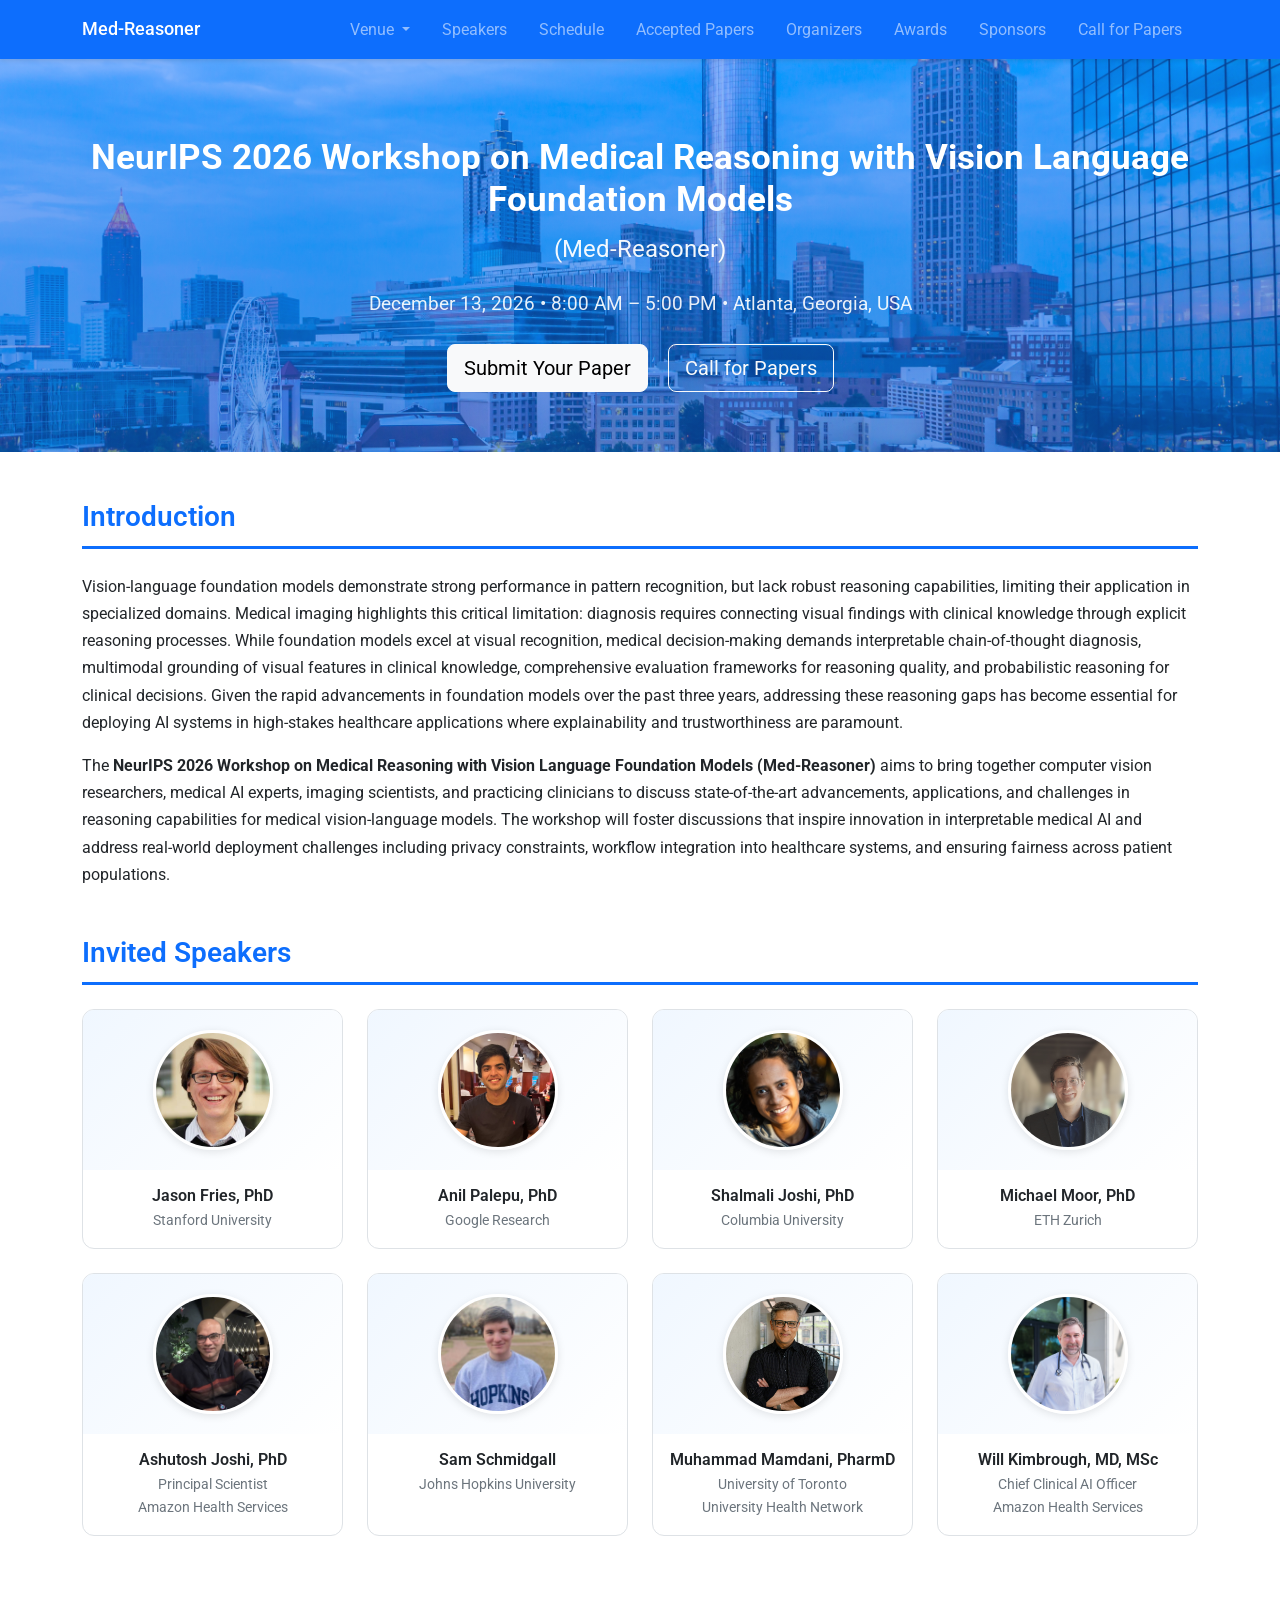
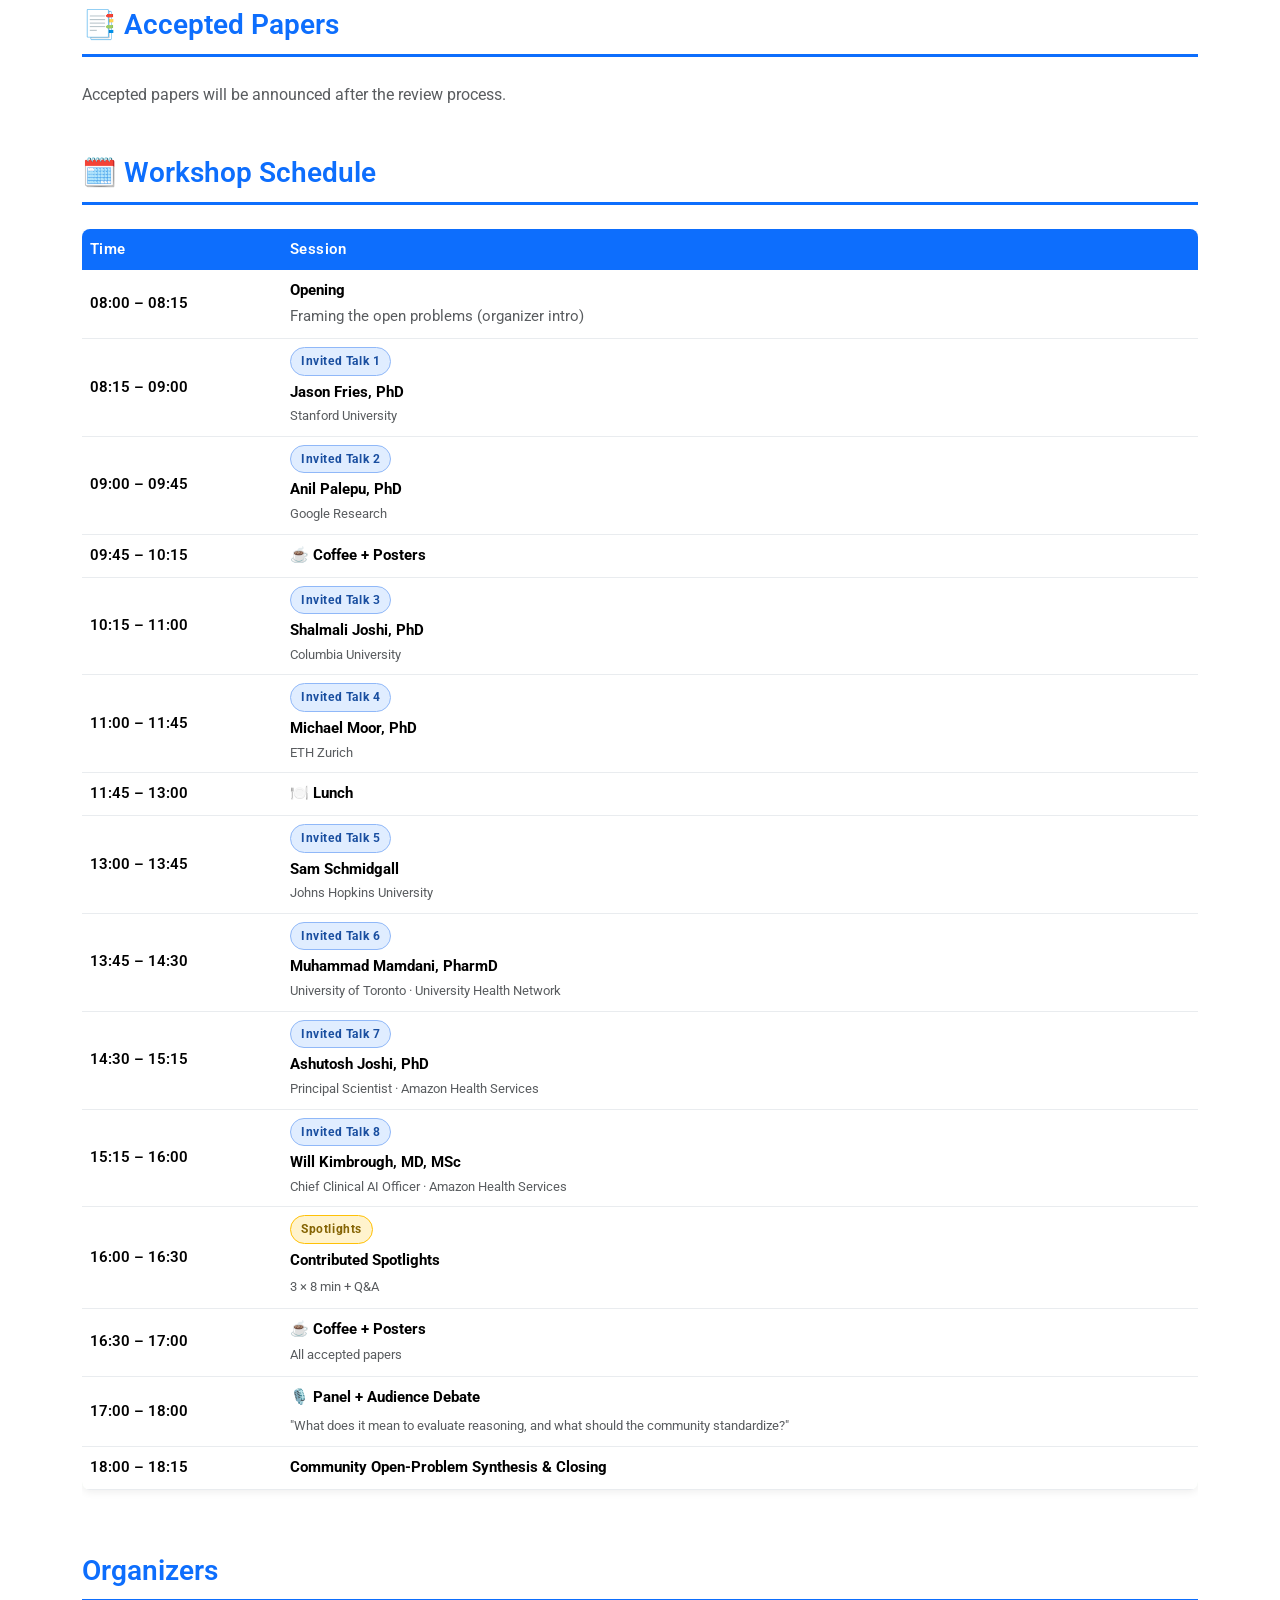
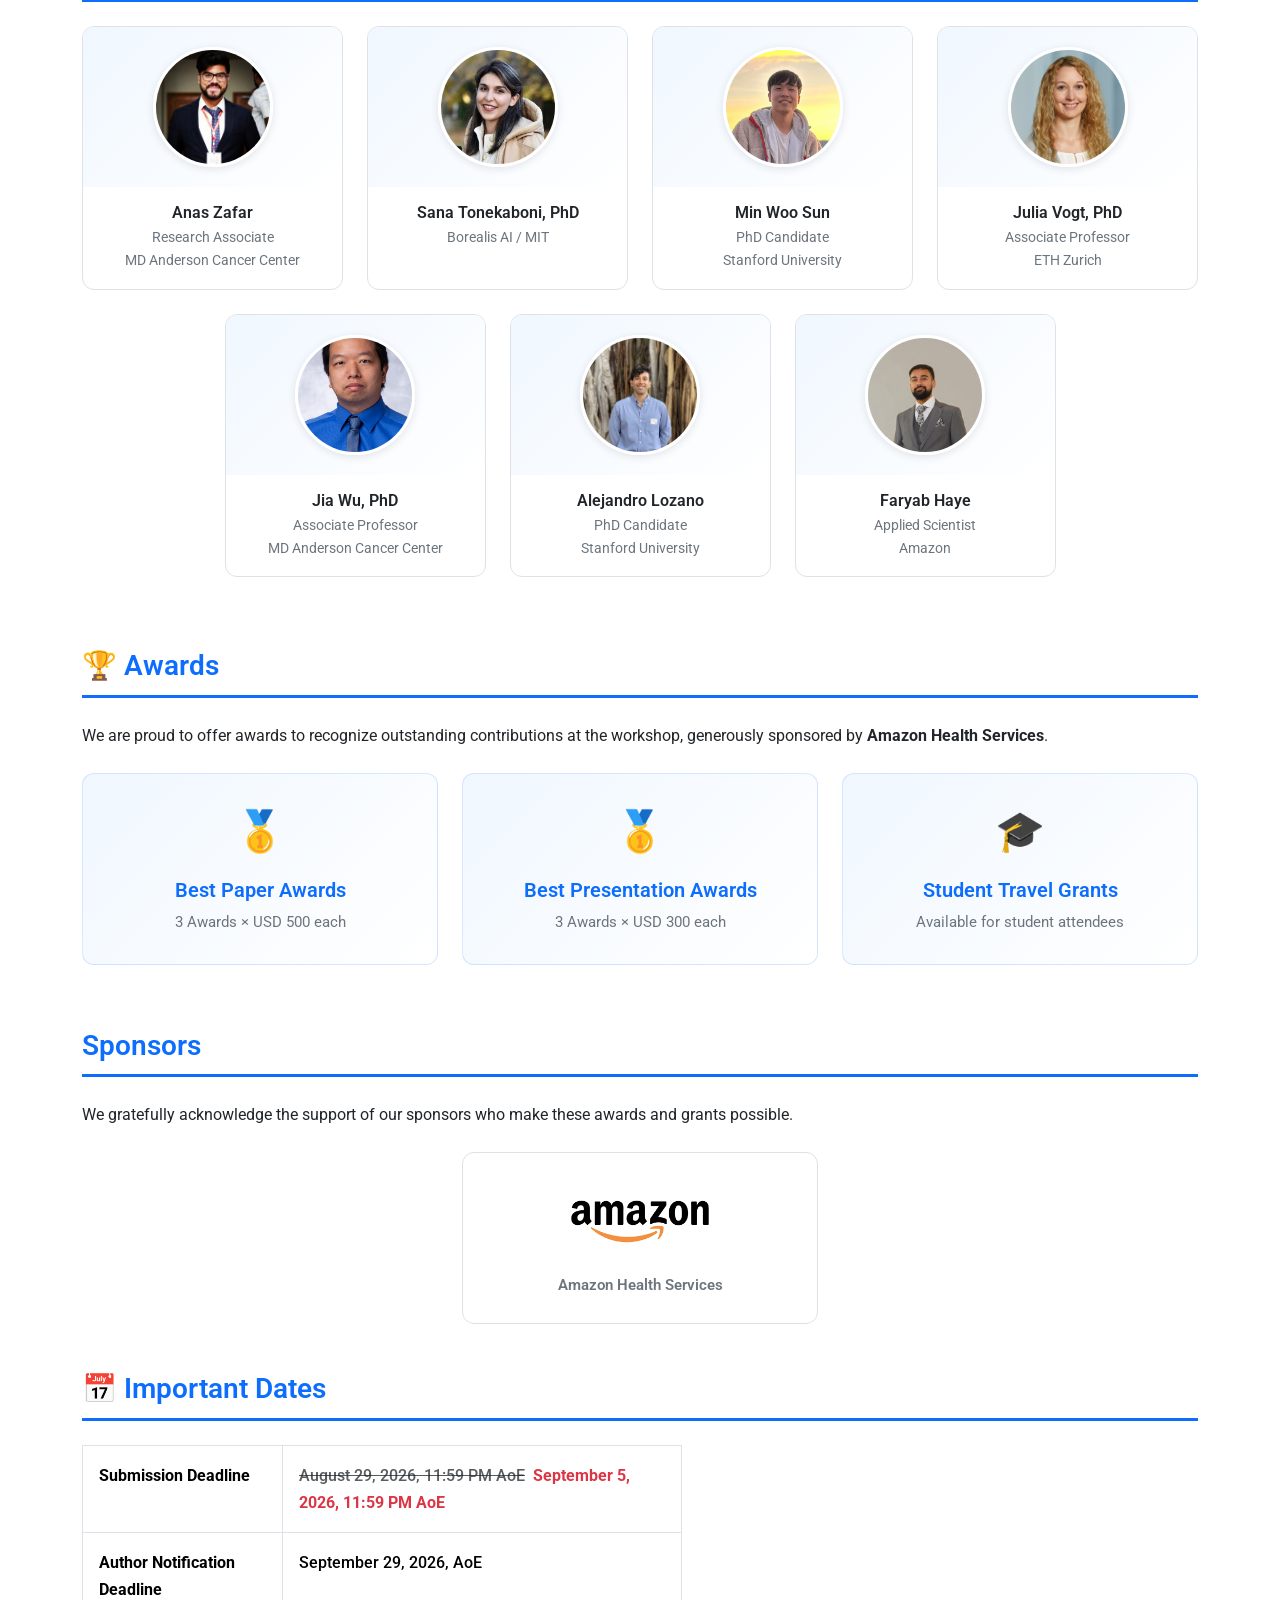
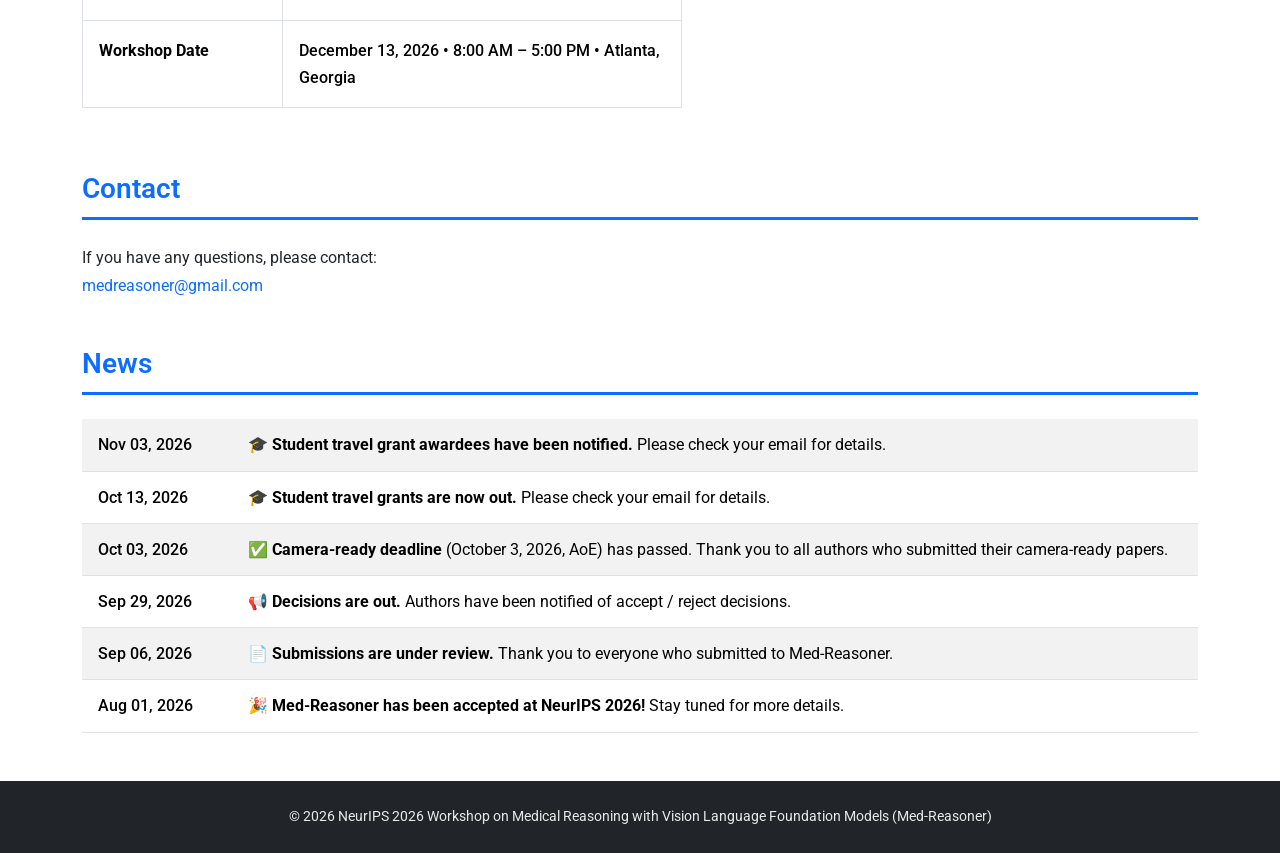
<file: index.html>
<!DOCTYPE html>
<html lang="en">
<head>
    <meta charset="UTF-8">
    <meta name="viewport" content="width=device-width, initial-scale=1.0">
    <link rel="icon" type="image/svg+xml" href="favicon.svg">
    <title>NeurIPS 2026 Workshop on Medical Reasoning with Vision Language Foundation Models (Med-Reasoner)</title>
    <link href="https://cdn.jsdelivr.net/npm/bootstrap@5.3.2/dist/css/bootstrap.min.css" rel="stylesheet">
    <link href="https://fonts.googleapis.com/css2?family=Roboto:wght@300;400;500;700&display=swap" rel="stylesheet">
    <link rel="stylesheet" href="assets/css/style.css">
</head>
<body>
    <!-- Navigation -->
    <nav class="navbar navbar-expand-lg navbar-dark bg-primary fixed-top">
        <div class="container">
            <a class="navbar-brand" href="index.html">Med-Reasoner</a>
            <button class="navbar-toggler" type="button" data-bs-toggle="collapse" data-bs-target="#navbarNav">
                <span class="navbar-toggler-icon"></span>
            </button>
            <div class="collapse navbar-collapse" id="navbarNav">
                <ul class="navbar-nav ms-auto">
                    <li class="nav-item dropdown">
                        <a class="nav-link dropdown-toggle active" href="#" role="button" data-bs-toggle="dropdown">
                            Venue
                        </a>
                        <ul class="dropdown-menu dropdown-menu-end">
                            <li><a class="dropdown-item" href="https://med-reasoner.github.io/cvpr2026/">CVPR 2026</a></li>
                            <li><a class="dropdown-item active" href="https://med-reasoner.github.io/neurips2026/">NeurIPS 2026</a></li>
                        </ul>
                    </li>
                    <li class="nav-item">
                        <a class="nav-link" href="#speakers">Speakers</a>
                    </li>
                    <li class="nav-item">
                        <a class="nav-link" href="#schedule">Schedule</a>
                    </li>
                    <li class="nav-item">
                        <a class="nav-link" href="#papers">Accepted Papers</a>
                    </li>
                    <li class="nav-item">
                        <a class="nav-link" href="#organizers">Organizers</a>
                    </li>
                    <li class="nav-item">
                        <a class="nav-link" href="#awards">Awards</a>
                    </li>
                    <li class="nav-item">
                        <a class="nav-link" href="#sponsors">Sponsors</a>
                    </li>
                    <li class="nav-item">
                        <a class="nav-link" href="call_for_paper.html">Call for Papers</a>
                    </li>
                </ul>
            </div>
        </div>
    </nav>

    <!-- Hero Section -->
    <header class="hero-section">
        <div class="container">
            <h1 class="display-4">NeurIPS 2026 Workshop on Medical Reasoning with Vision Language Foundation Models</h1>
            <h2 class="lead">(Med-Reasoner)</h2>
            <p class="hero-date">December 13, 2026 &bull; 8:00 AM &ndash; 5:00 PM &bull; Atlanta, Georgia, USA</p>
            <div class="mt-4">
                <a href="https://openreview.net/group?id=NeurIPS.cc/2026/Workshop/Med-Reasoner" target="_blank" class="btn btn-light btn-lg me-3">Submit Your Paper</a>
                <a href="call_for_paper.html" class="btn btn-outline-light btn-lg">Call for Papers</a>
            </div>
        </div>
    </header>

    <!-- Main Content -->
    <main class="container my-5">
        <!-- Introduction -->
        <section id="introduction" class="mb-5">
            <h2 class="section-title">Introduction</h2>
            <p>
                Vision-language foundation models demonstrate strong performance in pattern recognition, but lack robust reasoning capabilities, limiting their application in specialized domains. Medical imaging highlights this critical limitation: diagnosis requires connecting visual findings with clinical knowledge through explicit reasoning processes. While foundation models excel at visual recognition, medical decision-making demands interpretable chain-of-thought diagnosis, multimodal grounding of visual features in clinical knowledge, comprehensive evaluation frameworks for reasoning quality, and probabilistic reasoning for clinical decisions. Given the rapid advancements in foundation models over the past three years, addressing these reasoning gaps has become essential for deploying AI systems in high-stakes healthcare applications where explainability and trustworthiness are paramount.
            </p>
            <p>
                The <strong>NeurIPS 2026 Workshop on Medical Reasoning with Vision Language Foundation Models (Med-Reasoner)</strong> aims to bring together computer vision researchers, medical AI experts, imaging scientists, and practicing clinicians to discuss state-of-the-art advancements, applications, and challenges in reasoning capabilities for medical vision-language models. The workshop will foster discussions that inspire innovation in interpretable medical AI and address real-world deployment challenges including privacy constraints, workflow integration into healthcare systems, and ensuring fairness across patient populations.
            </p>
        </section>

        <!-- Invited Speakers -->
        <section id="speakers" class="mb-5">
            <h2 class="section-title">Invited Speakers</h2>
            <div class="row justify-content-center">
                <div class="col-lg-3 col-md-4 col-sm-6 mb-4">
                    <div class="card person-card h-100">
                        <div class="card-img-container">
                            <img src="Speakers/JasonFries.jpg" class="card-img-top" alt="Jason Fries">
                        </div>
                        <div class="card-body text-center">
                            <h5 class="card-title">Jason Fries, PhD</h5>
                            <p class="card-text">Stanford University</p>
                        </div>
                    </div>
                </div>
                <div class="col-lg-3 col-md-4 col-sm-6 mb-4">
                    <div class="card person-card h-100">
                        <div class="card-img-container">
                            <img src="Speakers/Anil_Palepu.jpg" class="card-img-top" alt="Anil Palepu">
                        </div>
                        <div class="card-body text-center">
                            <h5 class="card-title">Anil Palepu, PhD</h5>
                            <p class="card-text">Google Research</p>
                        </div>
                    </div>
                </div>
                <div class="col-lg-3 col-md-4 col-sm-6 mb-4">
                    <div class="card person-card h-100">
                        <div class="card-img-container">
                            <img src="Speakers/shalmali_headshot.jpg" class="card-img-top" alt="Shalmali Joshi">
                        </div>
                        <div class="card-body text-center">
                            <h5 class="card-title">Shalmali Joshi, PhD</h5>
                            <p class="card-text">Columbia University</p>
                        </div>
                    </div>
                </div>
                <div class="col-lg-3 col-md-4 col-sm-6 mb-4">
                    <div class="card person-card h-100">
                        <div class="card-img-container">
                            <img src="Speakers/MichealMoor.jpg" class="card-img-top" alt="Michael Moor">
                        </div>
                        <div class="card-body text-center">
                            <h5 class="card-title">Michael Moor, PhD</h5>
                            <p class="card-text">ETH Zurich</p>
                        </div>
                    </div>
                </div>
                <div class="col-lg-3 col-md-4 col-sm-6 mb-4">
                    <div class="card person-card h-100">
                        <div class="card-img-container">
                            <img src="Speakers/Ashutosh_Joshi.jpg" class="card-img-top" alt="Ashutosh Joshi">
                        </div>
                        <div class="card-body text-center">
                            <h5 class="card-title">Ashutosh Joshi, PhD</h5>
                            <p class="card-text">Principal Scientist<br>Amazon Health Services</p>
                        </div>
                    </div>
                </div>
                <div class="col-lg-3 col-md-4 col-sm-6 mb-4">
                    <div class="card person-card h-100">
                        <div class="card-img-container">
                            <img src="Speakers/samjpg.jpeg" class="card-img-top" alt="Sam Schmidgall">
                        </div>
                        <div class="card-body text-center">
                            <h5 class="card-title">Sam Schmidgall</h5>
                            <p class="card-text">Johns Hopkins University</p>
                        </div>
                    </div>
                </div>
                <div class="col-lg-3 col-md-4 col-sm-6 mb-4">
                    <div class="card person-card h-100">
                        <div class="card-img-container">
                            <img src="Speakers/muhammad_mamdani_2026.jpg" class="card-img-top" alt="Muhammad Mamdani">
                        </div>
                        <div class="card-body text-center">
                            <h5 class="card-title">Muhammad Mamdani, PharmD</h5>
                            <p class="card-text">University of Toronto<br>University Health Network</p>
                        </div>
                    </div>
                </div>
                <div class="col-lg-3 col-md-4 col-sm-6 mb-4">
                    <div class="card person-card h-100">
                        <div class="card-img-container">
                            <img src="Speakers/Will_Kimbrough.jpg" class="card-img-top" alt="Will Kimbrough">
                        </div>
                        <div class="card-body text-center">
                            <h5 class="card-title">Will Kimbrough, MD, MSc</h5>
                            <p class="card-text">Chief Clinical AI Officer<br>Amazon Health Services</p>
                        </div>
                    </div>
                </div>
            </div>
        </section>

        <!-- Accepted Papers -->
        <section id="papers" class="mb-5">
            <h2 class="section-title">&#128209; Accepted Papers</h2>
            <p class="text-muted">Accepted papers will be announced after the review process.</p>
        </section>

        <!-- Schedule -->
        <section id="schedule" class="mb-5">
            <h2 class="section-title">&#128467;&#65039; Workshop Schedule</h2>
            <div class="table-responsive">
                <table class="table schedule-table">
                    <thead>
                        <tr>
                            <th class="schedule-time-col">Time</th>
                            <th>Session</th>
                        </tr>
                    </thead>
                    <tbody>
                        <tr class="schedule-opening">
                            <td class="schedule-time">08:00 &ndash; 08:15</td>
                            <td><strong>Opening</strong><br><span class="text-muted">Framing the open problems (organizer intro)</span></td>
                        </tr>
                        <tr class="schedule-talk">
                            <td class="schedule-time">08:15 &ndash; 09:00</td>
                            <td>
                                <span class="badge-invited">Invited Talk 1</span>
                                <div class="mt-1"><strong>Jason Fries, PhD</strong></div>
                                <div class="text-muted small">Stanford University</div>
                            </td>
                        </tr>
                        <tr class="schedule-talk">
                            <td class="schedule-time">09:00 &ndash; 09:45</td>
                            <td>
                                <span class="badge-invited">Invited Talk 2</span>
                                <div class="mt-1"><strong>Anil Palepu, PhD</strong></div>
                                <div class="text-muted small">Google Research</div>
                            </td>
                        </tr>
                        <tr class="schedule-break">
                            <td class="schedule-time">09:45 &ndash; 10:15</td>
                            <td>&#9749; <strong>Coffee + Posters</strong></td>
                        </tr>
                        <tr class="schedule-talk">
                            <td class="schedule-time">10:15 &ndash; 11:00</td>
                            <td>
                                <span class="badge-invited">Invited Talk 3</span>
                                <div class="mt-1"><strong>Shalmali Joshi, PhD</strong></div>
                                <div class="text-muted small">Columbia University</div>
                            </td>
                        </tr>
                        <tr class="schedule-talk">
                            <td class="schedule-time">11:00 &ndash; 11:45</td>
                            <td>
                                <span class="badge-invited">Invited Talk 4</span>
                                <div class="mt-1"><strong>Michael Moor, PhD</strong></div>
                                <div class="text-muted small">ETH Zurich</div>
                            </td>
                        </tr>
                        <tr class="schedule-break">
                            <td class="schedule-time">11:45 &ndash; 13:00</td>
                            <td>&#127869;&#65039; <strong>Lunch</strong></td>
                        </tr>
                        <tr class="schedule-talk">
                            <td class="schedule-time">13:00 &ndash; 13:45</td>
                            <td>
                                <span class="badge-invited">Invited Talk 5</span>
                                <div class="mt-1"><strong>Sam Schmidgall</strong></div>
                                <div class="text-muted small">Johns Hopkins University</div>
                            </td>
                        </tr>
                        <tr class="schedule-talk">
                            <td class="schedule-time">13:45 &ndash; 14:30</td>
                            <td>
                                <span class="badge-invited">Invited Talk 6</span>
                                <div class="mt-1"><strong>Muhammad Mamdani, PharmD</strong></div>
                                <div class="text-muted small">University of Toronto &middot; University Health Network</div>
                            </td>
                        </tr>
                        <tr class="schedule-talk">
                            <td class="schedule-time">14:30 &ndash; 15:15</td>
                            <td>
                                <span class="badge-invited">Invited Talk 7</span>
                                <div class="mt-1"><strong>Ashutosh Joshi, PhD</strong></div>
                                <div class="text-muted small">Principal Scientist &middot; Amazon Health Services</div>
                            </td>
                        </tr>
                        <tr class="schedule-talk">
                            <td class="schedule-time">15:15 &ndash; 16:00</td>
                            <td>
                                <span class="badge-invited">Invited Talk 8</span>
                                <div class="mt-1"><strong>Will Kimbrough, MD, MSc</strong></div>
                                <div class="text-muted small">Chief Clinical AI Officer &middot; Amazon Health Services</div>
                            </td>
                        </tr>
                        <tr class="schedule-oral">
                            <td class="schedule-time">16:00 &ndash; 16:30</td>
                            <td><span class="badge-oral">Spotlights</span><div class="mt-1"><strong>Contributed Spotlights</strong><br><span class="text-muted small">3 &times; 8 min + Q&amp;A</span></div></td>
                        </tr>
                        <tr class="schedule-break">
                            <td class="schedule-time">16:30 &ndash; 17:00</td>
                            <td>&#9749; <strong>Coffee + Posters</strong><br><span class="text-muted small">All accepted papers</span></td>
                        </tr>
                        <tr class="schedule-talk">
                            <td class="schedule-time">17:00 &ndash; 18:00</td>
                            <td>&#127897;&#65039; <strong>Panel + Audience Debate</strong>
                                <div class="text-muted small mt-1">"What does it mean to evaluate reasoning, and what should the community standardize?"</div>
                            </td>
                        </tr>
                        <tr class="schedule-closing">
                            <td class="schedule-time">18:00 &ndash; 18:15</td>
                            <td><strong>Community Open-Problem Synthesis &amp; Closing</strong></td>
                        </tr>
                    </tbody>
                </table>
            </div>
        </section>

        <!-- Organizers -->
        <section id="organizers" class="mb-5">
            <h2 class="section-title">Organizers</h2>
            <div class="row justify-content-center">
                <div class="col-lg-3 col-md-4 col-sm-6 mb-4">
                    <div class="card person-card h-100">
                        <div class="card-img-container">
                            <img src="Organizers/Anas_Zafar.jpg" class="card-img-top" alt="Anas Zafar">
                        </div>
                        <div class="card-body text-center">
                            <h5 class="card-title">Anas Zafar</h5>
                            <p class="card-text">Research Associate<br>MD Anderson Cancer Center</p>
                        </div>
                    </div>
                </div>
                <div class="col-lg-3 col-md-4 col-sm-6 mb-4">
                    <div class="card person-card h-100">
                        <div class="card-img-container">
                            <img src="Organizers/Sana.jpg" class="card-img-top" alt="Sana Tonekaboni">
                        </div>
                        <div class="card-body text-center">
                            <h5 class="card-title">Sana Tonekaboni, PhD</h5>
                            <p class="card-text">Borealis AI / MIT</p>
                        </div>
                    </div>
                </div>
                <div class="col-lg-3 col-md-4 col-sm-6 mb-4">
                    <div class="card person-card h-100">
                        <div class="card-img-container">
                            <img src="Organizers/Min.jpg" class="card-img-top" alt="Min Woo Sun">
                        </div>
                        <div class="card-body text-center">
                            <h5 class="card-title">Min Woo Sun</h5>
                            <p class="card-text">PhD Candidate<br>Stanford University</p>
                        </div>
                    </div>
                </div>
                <div class="col-lg-3 col-md-4 col-sm-6 mb-4">
                    <div class="card person-card h-100">
                        <div class="card-img-container">
                            <img src="Organizers/Julia.jpg" class="card-img-top" alt="Julia Vogt">
                        </div>
                        <div class="card-body text-center">
                            <h5 class="card-title">Julia Vogt, PhD</h5>
                            <p class="card-text">Associate Professor<br>ETH Zurich</p>
                        </div>
                    </div>
                </div>
                <div class="col-lg-3 col-md-4 col-sm-6 mb-4">
                    <div class="card person-card h-100">
                        <div class="card-img-container">
                            <img src="Organizers/jia_wu.jpg" class="card-img-top" alt="Jia Wu">
                        </div>
                        <div class="card-body text-center">
                            <h5 class="card-title">Jia Wu, PhD</h5>
                            <p class="card-text">Associate Professor<br>MD Anderson Cancer Center</p>
                        </div>
                    </div>
                </div>
                <div class="col-lg-3 col-md-4 col-sm-6 mb-4">
                    <div class="card person-card h-100">
                        <div class="card-img-container">
                            <img src="Organizers/alejandro.jpg" class="card-img-top" alt="Alejandro Lozano">
                        </div>
                        <div class="card-body text-center">
                            <h5 class="card-title">Alejandro Lozano</h5>
                            <p class="card-text">PhD Candidate<br>Stanford University</p>
                        </div>
                    </div>
                </div>
                <div class="col-lg-3 col-md-4 col-sm-6 mb-4">
                    <div class="card person-card h-100">
                        <div class="card-img-container">
                            <img src="Organizers/Faryab_Haye.jpeg" class="card-img-top" alt="Faryab Haye">
                        </div>
                        <div class="card-body text-center">
                            <h5 class="card-title">Faryab Haye</h5>
                            <p class="card-text">Applied Scientist<br>Amazon</p>
                        </div>
                    </div>
                </div>
            </div>
        </section>

        <!-- Awards -->
        <section id="awards" class="mb-5">
            <h2 class="section-title">&#127942; Awards</h2>
            <p>We are proud to offer awards to recognize outstanding contributions at the workshop, generously sponsored by <strong>Amazon Health Services</strong>.</p>
            <div class="row mt-4">
                <div class="col-md-4 mb-3">
                    <div class="award-card text-center p-4">
                        <div class="award-icon">&#129351;</div>
                        <h5 class="award-title">Best Paper Awards</h5>
                        <p class="award-detail">3 Awards &times; USD 500 each</p>
                    </div>
                </div>
                <div class="col-md-4 mb-3">
                    <div class="award-card text-center p-4">
                        <div class="award-icon">&#129351;</div>
                        <h5 class="award-title">Best Presentation Awards</h5>
                        <p class="award-detail">3 Awards &times; USD 300 each</p>
                    </div>
                </div>
                <div class="col-md-4 mb-3">
                    <div class="award-card text-center p-4">
                        <div class="award-icon">&#127891;</div>
                        <h5 class="award-title">Student Travel Grants</h5>
                        <p class="award-detail">Available for student attendees</p>
                    </div>
                </div>
            </div>
        </section>

        <!-- Sponsors -->
        <section id="sponsors" class="mb-5">
            <h2 class="section-title">Sponsors</h2>
            <p>We gratefully acknowledge the support of our sponsors who make these awards and grants possible.</p>
            <div class="row justify-content-center align-items-center mt-4">
                <div class="col-md-4 col-sm-6 text-center">
                    <div class="sponsor-card p-4">
                        <img src="Sponsor/download.png" alt="Amazon Health Services" class="sponsor-logo">
                        <p class="sponsor-name mt-3">Amazon Health Services</p>
                    </div>
                </div>
            </div>
        </section>

        <!-- Important Dates -->
        <section id="dates" class="mb-5">
            <h2 class="section-title">&#128197; Important Dates</h2>
            <div class="table-responsive">
                <table class="table table-bordered dates-table">
                    <tbody>
                        <tr>
                            <td class="date-label"><strong>Submission Deadline</strong></td>
                            <td class="date-value"><s class="text-muted">August 29, 2026, 11:59 PM AoE</s> &nbsp;<strong class="text-danger">September 5, 2026, 11:59 PM AoE</strong></td>
                        </tr>
                        <tr>
                            <td class="date-label"><strong>Author Notification Deadline</strong></td>
                            <td class="date-value">September 29, 2026, AoE</td>
                        </tr>
                        <tr>
                            <td class="date-label"><strong>Workshop Date</strong></td>
                            <td class="date-value">December 13, 2026 &bull; 8:00 AM &ndash; 5:00 PM &bull; Atlanta, Georgia</td>
                        </tr>
                    </tbody>
                </table>
            </div>
        </section>

        <!-- Contact -->
        <section id="contact" class="mb-5">
            <h2 class="section-title">Contact</h2>
            <p>If you have any questions, please contact:<br>
            <a href="mailto:medreasoner@gmail.com">medreasoner@gmail.com</a></p>
        </section>

        <!-- News -->
        <section id="news" class="mb-5">
            <h2 class="section-title">News</h2>
            <div class="table-responsive">
                <table class="table table-striped news-table">
                    <tbody>
                        <tr>
                            <td class="news-date">Nov 03, 2026</td>
                            <td>&#127891; <strong>Student travel grant awardees have been notified.</strong> Please check your email for details.</td>
                        </tr>
                        <tr>
                            <td class="news-date">Oct 13, 2026</td>
                            <td>&#127891; <strong>Student travel grants are now out.</strong> Please check your email for details.</td>
                        </tr>
                        <tr>
                            <td class="news-date">Oct 03, 2026</td>
                            <td>&#9989; <strong>Camera-ready deadline</strong> (October 3, 2026, AoE) has passed. Thank you to all authors who submitted their camera-ready papers.</td>
                        </tr>
                        <tr>
                            <td class="news-date">Sep 29, 2026</td>
                            <td>&#128226; <strong>Decisions are out.</strong> Authors have been notified of accept / reject decisions.</td>
                        </tr>
                        <tr>
                            <td class="news-date">Sep 06, 2026</td>
                            <td>&#128196; <strong>Submissions are under review.</strong> Thank you to everyone who submitted to Med-Reasoner.</td>
                        </tr>
                        <tr>
                            <td class="news-date">Aug 01, 2026</td>
                            <td>&#127881; <strong>Med-Reasoner has been accepted at NeurIPS 2026!</strong> Stay tuned for more details.</td>
                        </tr>
                    </tbody>
                </table>
            </div>
        </section>
    </main>

    <!-- Footer -->
    <footer class="footer bg-dark text-white py-4">
        <div class="container text-center">
            <p class="mb-0">&copy; 2026 NeurIPS 2026 Workshop on Medical Reasoning with Vision Language Foundation Models (Med-Reasoner)</p>
        </div>
    </footer>

    <script src="https://cdn.jsdelivr.net/npm/bootstrap@5.3.2/dist/js/bootstrap.bundle.min.js"></script>

    <script>
        // Smooth scroll for anchor links
        document.querySelectorAll('a[href^="#"]').forEach(anchor => {
            anchor.addEventListener('click', function (e) {
                e.preventDefault();
                const target = document.querySelector(this.getAttribute('href'));
                if (target) {
                    target.scrollIntoView({
                        behavior: 'smooth',
                        block: 'start'
                    });
                }
            });
        });

        // Highlight active section in navigation
        function updateActiveNav() {
            const sections = document.querySelectorAll('section[id]');
            const navLinks = document.querySelectorAll('.navbar-nav .nav-link');

            let currentSection = '';
            const scrollPosition = window.scrollY + 100;

            sections.forEach(section => {
                const sectionTop = section.offsetTop;
                const sectionHeight = section.offsetHeight;

                if (scrollPosition >= sectionTop && scrollPosition < sectionTop + sectionHeight) {
                    currentSection = section.getAttribute('id');
                }
            });

            if (window.scrollY < 200) {
                currentSection = 'home';
            }

            navLinks.forEach(link => {
                const href = link.getAttribute('href');
                if (href && href.startsWith('#')) {
                    link.classList.remove('active');
                    if (href === `#${currentSection}`) {
                        link.classList.add('active');
                    }
                }
            });
        }

        window.addEventListener('scroll', updateActiveNav);
        updateActiveNav();
    </script>
</body>
</html>
</file>
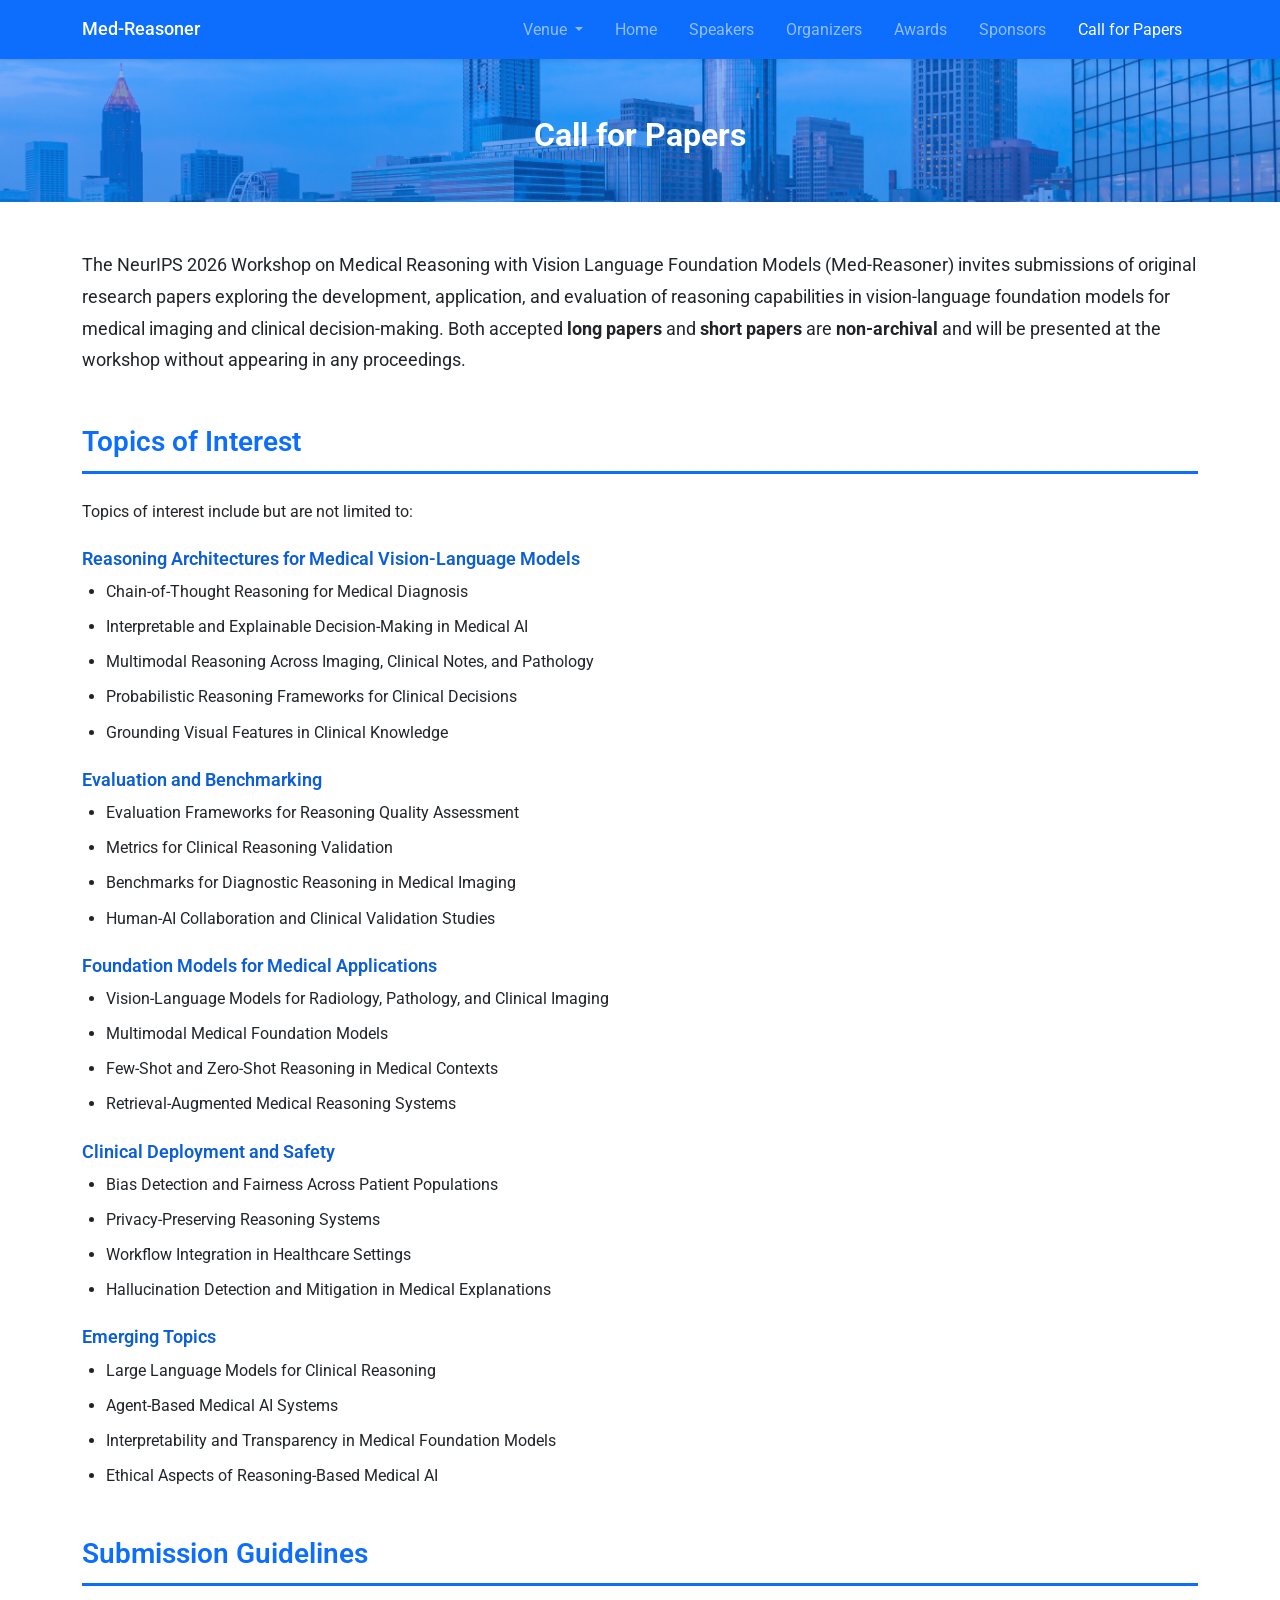
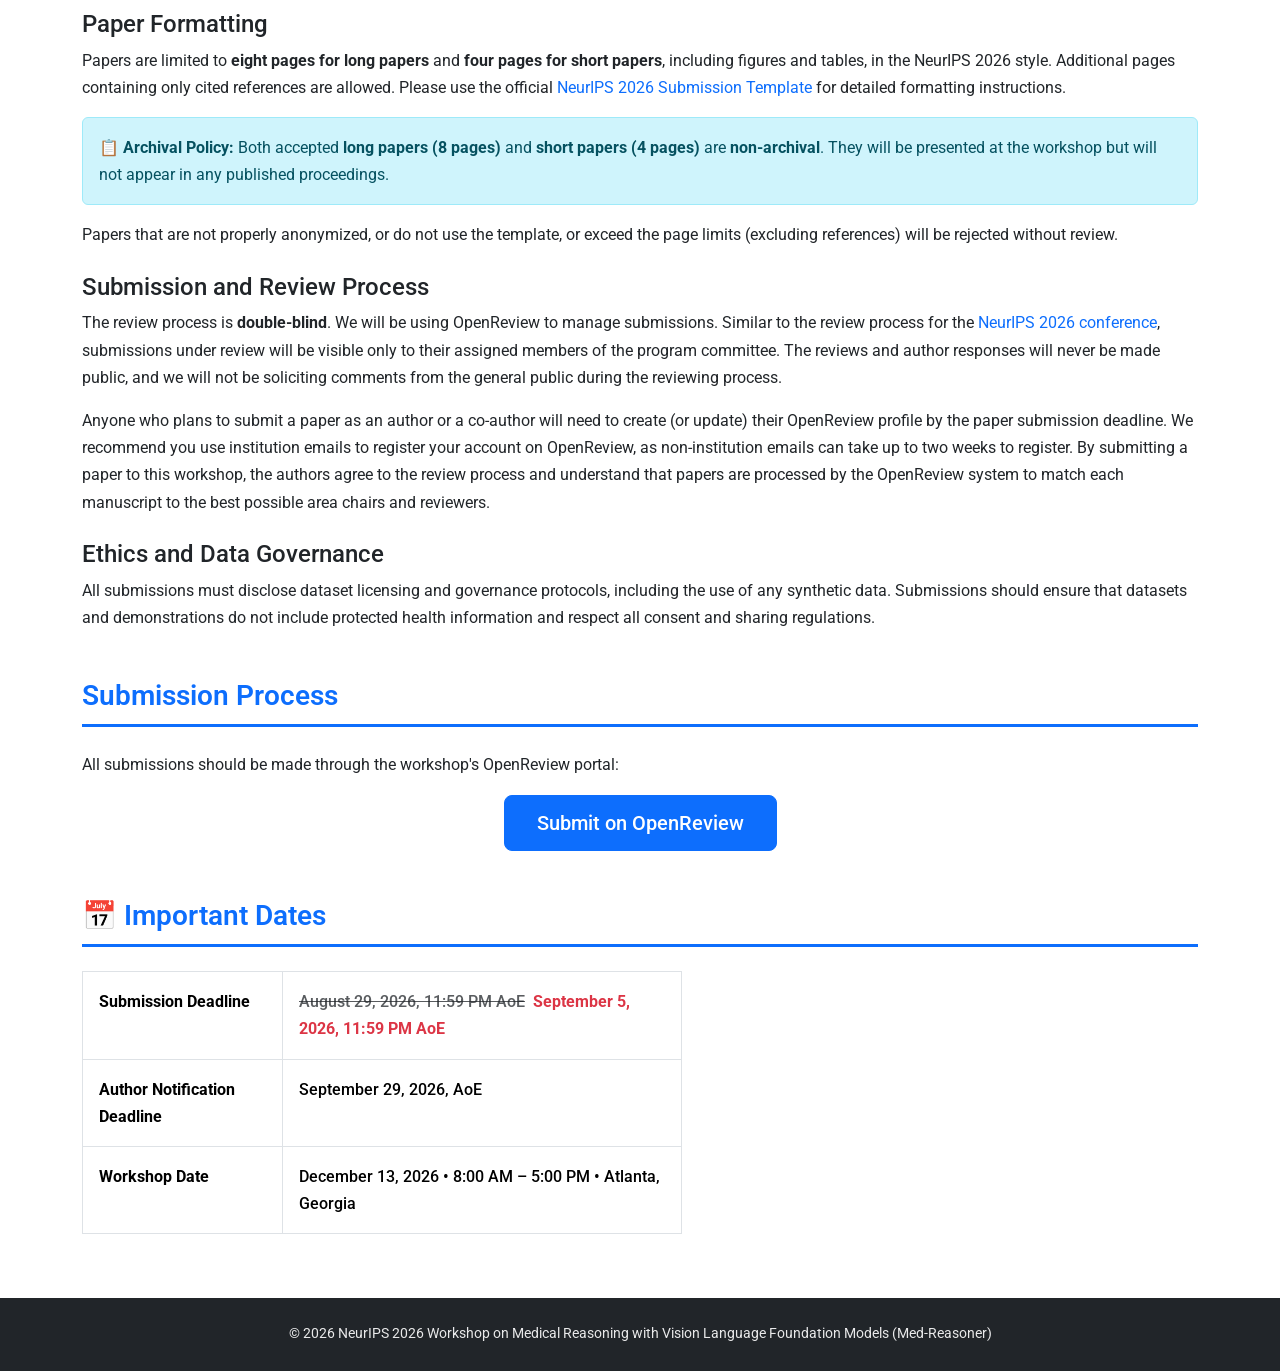
<file: call_for_paper.html>
<!DOCTYPE html>
<html lang="en">
<head>
    <meta charset="UTF-8">
    <meta name="viewport" content="width=device-width, initial-scale=1.0">
    <link rel="icon" type="image/svg+xml" href="favicon.svg">
    <title>Call for Papers | NeurIPS 2026 Workshop - Med-Reasoner</title>
    <link href="https://cdn.jsdelivr.net/npm/bootstrap@5.3.2/dist/css/bootstrap.min.css" rel="stylesheet">
    <link href="https://fonts.googleapis.com/css2?family=Roboto:wght@300;400;500;700&display=swap" rel="stylesheet">
    <link rel="stylesheet" href="assets/css/style.css">
</head>
<body>
    <!-- Navigation -->
    <nav class="navbar navbar-expand-lg navbar-dark bg-primary fixed-top">
        <div class="container">
            <a class="navbar-brand" href="index.html">Med-Reasoner</a>
            <button class="navbar-toggler" type="button" data-bs-toggle="collapse" data-bs-target="#navbarNav">
                <span class="navbar-toggler-icon"></span>
            </button>
            <div class="collapse navbar-collapse" id="navbarNav">
                <ul class="navbar-nav ms-auto">
                    <li class="nav-item dropdown">
                        <a class="nav-link dropdown-toggle" href="#" role="button" data-bs-toggle="dropdown">
                            Venue
                        </a>
                        <ul class="dropdown-menu dropdown-menu-end">
                            <li><a class="dropdown-item" href="https://med-reasoner.github.io/cvpr2026/">CVPR 2026</a></li>
                            <li><a class="dropdown-item active" href="https://med-reasoner.github.io/neurips2026/">NeurIPS 2026</a></li>
                        </ul>
                    </li>
                    <li class="nav-item">
                        <a class="nav-link" href="index.html">Home</a>
                    </li>
                    <li class="nav-item">
                        <a class="nav-link" href="index.html#speakers">Speakers</a>
                    </li>
                    <li class="nav-item">
                        <a class="nav-link" href="index.html#organizers">Organizers</a>
                    </li>
                    <li class="nav-item">
                        <a class="nav-link" href="index.html#awards">Awards</a>
                    </li>
                    <li class="nav-item">
                        <a class="nav-link" href="index.html#sponsors">Sponsors</a>
                    </li>
                    <li class="nav-item">
                        <a class="nav-link active" href="call_for_paper.html">Call for Papers</a>
                    </li>
                </ul>
            </div>
        </div>
    </nav>

    <!-- Hero Section -->
    <header class="hero-section hero-small">
        <div class="container">
            <h1 class="display-5">Call for Papers</h1>
        </div>
    </header>

    <!-- Main Content -->
    <main class="container my-5">
        <section class="mb-5">
            <p class="lead">
                The NeurIPS 2026 Workshop on Medical Reasoning with Vision Language Foundation Models (Med-Reasoner) invites submissions of original research papers exploring the development, application, and evaluation of reasoning capabilities in vision-language foundation models for medical imaging and clinical decision-making. Both accepted <strong>long papers</strong> and <strong>short papers</strong> are <strong>non-archival</strong> and will be presented at the workshop without appearing in any proceedings.
            </p>
        </section>

        <!-- Topics of Interest -->
        <section id="topics" class="mb-5">
            <h2 class="section-title">Topics of Interest</h2>
            <p>Topics of interest include but are not limited to:</p>

            <h4 class="mt-4 topic-category">Reasoning Architectures for Medical Vision-Language Models</h4>
            <ul class="topic-list">
                <li>Chain-of-Thought Reasoning for Medical Diagnosis</li>
                <li>Interpretable and Explainable Decision-Making in Medical AI</li>
                <li>Multimodal Reasoning Across Imaging, Clinical Notes, and Pathology</li>
                <li>Probabilistic Reasoning Frameworks for Clinical Decisions</li>
                <li>Grounding Visual Features in Clinical Knowledge</li>
            </ul>

            <h4 class="mt-4 topic-category">Evaluation and Benchmarking</h4>
            <ul class="topic-list">
                <li>Evaluation Frameworks for Reasoning Quality Assessment</li>
                <li>Metrics for Clinical Reasoning Validation</li>
                <li>Benchmarks for Diagnostic Reasoning in Medical Imaging</li>
                <li>Human-AI Collaboration and Clinical Validation Studies</li>
            </ul>

            <h4 class="mt-4 topic-category">Foundation Models for Medical Applications</h4>
            <ul class="topic-list">
                <li>Vision-Language Models for Radiology, Pathology, and Clinical Imaging</li>
                <li>Multimodal Medical Foundation Models</li>
                <li>Few-Shot and Zero-Shot Reasoning in Medical Contexts</li>
                <li>Retrieval-Augmented Medical Reasoning Systems</li>
            </ul>

            <h4 class="mt-4 topic-category">Clinical Deployment and Safety</h4>
            <ul class="topic-list">
                <li>Bias Detection and Fairness Across Patient Populations</li>
                <li>Privacy-Preserving Reasoning Systems</li>
                <li>Workflow Integration in Healthcare Settings</li>
                <li>Hallucination Detection and Mitigation in Medical Explanations</li>
            </ul>

            <h4 class="mt-4 topic-category">Emerging Topics</h4>
            <ul class="topic-list">
                <li>Large Language Models for Clinical Reasoning</li>
                <li>Agent-Based Medical AI Systems</li>
                <li>Interpretability and Transparency in Medical Foundation Models</li>
                <li>Ethical Aspects of Reasoning-Based Medical AI</li>
            </ul>
        </section>

        <!-- Submission Guidelines -->
        <section id="guidelines" class="mb-5">
            <h2 class="section-title">Submission Guidelines</h2>

            <h4 class="mt-4">Paper Formatting</h4>
            <p>
                Papers are limited to <strong>eight pages for long papers</strong> and <strong>four pages for short papers</strong>, including figures and tables, in the NeurIPS 2026 style. Additional pages containing only cited references are allowed. Please use the official <a href="https://www.overleaf.com/latex/templates/formatting-instructions-for-neurips-2026/bjdwqfdkyftc" target="_blank" class="link-primary">NeurIPS 2026 Submission Template</a> for detailed formatting instructions.
            </p>
            <div class="alert alert-info">
                <strong>&#128203; Archival Policy:</strong> Both accepted <strong>long papers (8 pages)</strong> and <strong>short papers (4 pages)</strong> are <strong>non-archival</strong>. They will be presented at the workshop but will not appear in any published proceedings.
            </div>
            <p>
                Papers that are not properly anonymized, or do not use the template, or exceed the page limits (excluding references) will be rejected without review.
            </p>

            <h4 class="mt-4">Submission and Review Process</h4>
            <p>
                The review process is <strong>double-blind</strong>. We will be using OpenReview to manage submissions. Similar to the review process for the <a href="https://neurips.cc/Conferences/2026" class="link-primary">NeurIPS 2026 conference</a>, submissions under review will be visible only to their assigned members of the program committee. The reviews and author responses will never be made public, and we will not be soliciting comments from the general public during the reviewing process.
            </p>
            <p>
                Anyone who plans to submit a paper as an author or a co-author will need to create (or update) their OpenReview profile by the paper submission deadline. We recommend you use institution emails to register your account on OpenReview, as non-institution emails can take up to two weeks to register. By submitting a paper to this workshop, the authors agree to the review process and understand that papers are processed by the OpenReview system to match each manuscript to the best possible area chairs and reviewers.
            </p>

            <h4 class="mt-4">Ethics and Data Governance</h4>
            <p>
                All submissions must disclose dataset licensing and governance protocols, including the use of any synthetic data. Submissions should ensure that datasets and demonstrations do not include protected health information and respect all consent and sharing regulations.
            </p>
        </section>

        <!-- Submission Process -->
        <section id="submission" class="mb-5">
            <h2 class="section-title">Submission Process</h2>
            <p>
                All submissions should be made through the workshop's OpenReview portal:
            </p>
            <p class="text-center">
                <a href="https://openreview.net/group?id=NeurIPS.cc/2026/Workshop/Med-Reasoner" target="_blank" class="btn btn-primary btn-lg">Submit on OpenReview</a>
            </p>
        </section>

        <!-- Important Dates -->
        <section id="dates" class="mb-5">
            <h2 class="section-title">&#128197; Important Dates</h2>
            <div class="table-responsive">
                <table class="table table-bordered dates-table">
                    <tbody>
                        <tr>
                            <td class="date-label"><strong>Submission Deadline</strong></td>
                            <td class="date-value"><s class="text-muted">August 29, 2026, 11:59 PM AoE</s> &nbsp;<strong class="text-danger">September 5, 2026, 11:59 PM AoE</strong></td>
                        </tr>
                        <tr>
                            <td class="date-label"><strong>Author Notification Deadline</strong></td>
                            <td class="date-value">September 29, 2026, AoE</td>
                        </tr>
                        <tr>
                            <td class="date-label"><strong>Workshop Date</strong></td>
                            <td class="date-value">December 13, 2026 &bull; 8:00 AM &ndash; 5:00 PM &bull; Atlanta, Georgia</td>
                        </tr>
                    </tbody>
                </table>
            </div>
        </section>
    </main>

    <!-- Footer -->
    <footer class="footer bg-dark text-white py-4">
        <div class="container text-center">
            <p class="mb-0">&copy; 2026 NeurIPS 2026 Workshop on Medical Reasoning with Vision Language Foundation Models (Med-Reasoner)</p>
        </div>
    </footer>

    <script src="https://cdn.jsdelivr.net/npm/bootstrap@5.3.2/dist/js/bootstrap.bundle.min.js"></script>
</body>
</html>
</file>
<file: assets/css/style.css>
/* ================================================
   Med-Reasoner CVPR 2026 Workshop Website Styles
   ================================================ */

/* Base Styles */
:root {
    --primary-color: #0d6efd;
    --primary-dark: #0b5ed7;
    --secondary-color: #6c757d;
    --accent-color: #198754;
    --text-color: #212529;
    --light-bg: #f8f9fa;
    --border-color: #dee2e6;
}

html {
    scroll-behavior: smooth;
}

body {
    font-family: 'Roboto', -apple-system, BlinkMacSystemFont, 'Segoe UI', sans-serif;
    color: var(--text-color);
    line-height: 1.7;
    padding-top: 56px;
}

/* Navigation */
.navbar {
    box-shadow: 0 2px 4px rgba(0, 0, 0, 0.1);
}

.navbar-brand {
    font-weight: 500;
    font-size: 1.1rem;
}

.nav-link {
    font-weight: 400;
    padding: 0.5rem 1rem !important;
    transition: color 0.2s ease;
}

.nav-link:hover {
    color: rgba(255, 255, 255, 0.9) !important;
}

/* Hero Section */
.hero-section {
    background: linear-gradient(rgba(13, 110, 253, 0.5), rgba(11, 94, 215, 0.6)), url('../../atlanta.jpg');
    background-size: cover;
    background-position: center;
    background-repeat: no-repeat;
    color: white;
    padding: 80px 0 60px;
    text-align: center;
    margin-bottom: 2rem;
}

.hero-section h1 {
    font-weight: 700;
    font-size: 2.2rem;
    margin-bottom: 0.5rem;
}

.hero-section h2.lead {
    font-size: 1.5rem;
    font-weight: 400;
    opacity: 0.95;
    margin-bottom: 1rem;
}

.hero-date {
    font-size: 1.2rem;
    opacity: 0.9;
    margin-bottom: 0;
}

.hero-small {
    padding: 60px 0 40px;
}

.hero-small h1 {
    font-size: 2rem;
}

/* Section Titles */
.section-title {
    font-weight: 600;
    font-size: 1.75rem;
    color: var(--primary-color);
    padding-bottom: 0.75rem;
    margin-bottom: 1.5rem;
    border-bottom: 3px solid var(--primary-color);
}

/* Person Cards (Speakers & Organizers) */
.person-card {
    border: 1px solid var(--border-color);
    border-radius: 12px;
    overflow: hidden;
    transition: transform 0.2s ease, box-shadow 0.2s ease, border-color 0.2s ease;
    text-decoration: none;
    color: inherit;
    background: white;
}

.person-card:hover {
    transform: translateY(-5px);
    box-shadow: 0 8px 25px rgba(13, 110, 253, 0.15);
    border-color: rgba(13, 110, 253, 0.3);
}

.card-img-container {
    background: linear-gradient(135deg, #f0f7ff 0%, #ffffff 100%);
    padding: 20px;
    display: flex;
    justify-content: center;
    align-items: center;
}

.person-card .card-img-top {
    width: 120px;
    height: 120px;
    object-fit: cover;
    border-radius: 50%;
    border: 3px solid white;
    box-shadow: 0 2px 8px rgba(0, 0, 0, 0.1);
}

.person-card .card-body {
    padding: 1rem;
}

.person-card .card-title {
    font-weight: 600;
    font-size: 1rem;
    margin-bottom: 0.25rem;
    color: var(--text-color);
}

.person-card .card-text {
    font-size: 0.85rem;
    color: var(--secondary-color);
    margin-bottom: 0;
}

/* Links in Person Cards */
a.person-card {
    display: block;
}

a.person-card:hover .card-title {
    color: var(--primary-color);
}

/* News Table */
.news-table {
    margin-bottom: 0;
}

.news-table td {
    padding: 0.75rem 1rem;
    vertical-align: middle;
}

.news-date {
    font-weight: 500;
    white-space: nowrap;
    width: 150px;
    color: var(--secondary-color);
}

/* Topics Section */
.topic-category {
    font-weight: 600;
    color: var(--primary-dark);
    font-size: 1.1rem;
    margin-top: 1.5rem;
}

.topic-list {
    padding-left: 1.5rem;
}

.topic-list li {
    margin-bottom: 0.5rem;
}

/* Dates Table */
.dates-table {
    max-width: 600px;
}

.dates-table td {
    padding: 1rem;
}

.date-label {
    width: 200px;
    background: var(--light-bg);
}

.date-value {
    font-weight: 500;
}

/* Links */
a {
    color: var(--primary-color);
    text-decoration: none;
}

a:hover {
    color: var(--primary-dark);
    text-decoration: underline;
}

/* Footer */
.footer {
    margin-top: 3rem;
}

.footer p {
    font-size: 0.9rem;
    opacity: 0.9;
}

/* Responsive Adjustments */
@media (max-width: 768px) {
    .hero-section {
        padding: 60px 0 40px;
    }

    .hero-section h1 {
        font-size: 1.6rem;
    }

    .hero-section h2.lead {
        font-size: 1.2rem;
    }

    .section-title {
        font-size: 1.4rem;
    }

    .person-card .card-img-top {
        width: 100px;
        height: 100px;
    }

    .news-date {
        width: auto;
    }

    .dates-table .date-label {
        width: auto;
    }
}

@media (max-width: 576px) {
    .hero-section h1 {
        font-size: 1.3rem;
    }

    .person-card .card-img-top {
        width: 80px;
        height: 80px;
    }
}

/* Utility Classes */
.lead {
    font-size: 1.1rem;
    font-weight: 400;
    line-height: 1.8;
}

/* Button Styling */
.btn-primary {
    background-color: var(--primary-color);
    border-color: var(--primary-color);
    padding: 0.75rem 2rem;
    font-weight: 500;
}

.btn-primary:hover {
    background-color: var(--primary-dark);
    border-color: var(--primary-dark);
}

/* Placeholder Image Styling */
.card-img-top[src*="placeholder"] {
    background: linear-gradient(135deg, #e0e0e0 0%, #c0c0c0 100%);
}

/* Award Cards */
.award-card {
    background: linear-gradient(135deg, #f0f7ff 0%, #ffffff 100%);
    border: 1px solid rgba(13, 110, 253, 0.15);
    border-radius: 12px;
    height: 100%;
    transition: transform 0.2s ease, box-shadow 0.2s ease;
}

.award-card:hover {
    transform: translateY(-4px);
    box-shadow: 0 8px 25px rgba(13, 110, 253, 0.15);
}

.award-icon {
    font-size: 2.5rem;
    margin-bottom: 0.75rem;
}

.award-title {
    font-weight: 600;
    color: var(--primary-color);
    margin-bottom: 0.5rem;
}

.award-detail {
    color: var(--secondary-color);
    font-size: 0.95rem;
    margin-bottom: 0.25rem;
}

.award-total {
    font-size: 1.1rem;
    color: var(--text-color);
    margin-bottom: 0;
}

/* Sponsor Cards */
.sponsor-card {
    background: white;
    border: 1px solid var(--border-color);
    border-radius: 12px;
    transition: transform 0.2s ease, box-shadow 0.2s ease;
}

.sponsor-card:hover {
    transform: translateY(-4px);
    box-shadow: 0 8px 25px rgba(0, 0, 0, 0.1);
}

.sponsor-logo {
    max-width: 200px;
    max-height: 80px;
    object-fit: contain;
}

.sponsor-name {
    font-weight: 600;
    color: var(--secondary-color);
    font-size: 0.95rem;
    margin-bottom: 0;
}

/* Schedule Table */
.schedule-table {
    border-radius: 8px;
    overflow: hidden;
    box-shadow: 0 2px 8px rgba(0,0,0,0.07);
}

.schedule-table thead th {
    background-color: var(--primary-color);
    color: #fff;
    font-weight: 600;
    font-size: 0.95rem;
    letter-spacing: 0.03em;
    border: none;
}

.schedule-time-col {
    width: 200px;
}

.schedule-time {
    font-weight: 600;
    font-size: 0.88rem;
    color: var(--primary-color);
    white-space: nowrap;
    vertical-align: middle;
}

.schedule-table tbody tr td {
    vertical-align: middle;
    font-size: 0.95rem;
    border-color: #e9ecef;
}

.schedule-opening {
    background-color: #eaf3fb;
}

.schedule-talk {
    background-color: #ffffff;
}

.schedule-talk:hover {
    background-color: #f0f7ff;
}

.schedule-break {
    background-color: #fff8e1;
}

.schedule-oral {
    background-color: #f3f0fb;
}

.schedule-closing {
    background-color: #e8f5e9;
}

.schedule-buffer {
    background-color: #f5f5f5;
    color: #888;
}

.oral-list {
    list-style: none;
    padding-left: 0;
    font-size: 0.9rem;
}

.oral-list li {
    padding: 6px 0;
    border-bottom: 1px solid #e9ecef;
}

.oral-list li:last-child {
    border-bottom: none;
}

.oral-authors {
    display: block;
    color: #6c757d;
    font-size: 0.85rem;
    margin-top: 2px;
}

/* Accepted Papers Table */
.papers-table {
    border-radius: 8px;
    overflow: hidden;
    box-shadow: 0 2px 8px rgba(0,0,0,0.07);
    font-size: 0.93rem;
}

.papers-table thead th {
    background-color: var(--primary-color);
    color: #fff;
    font-weight: 600;
    font-size: 0.85rem;
    letter-spacing: 0.06em;
    text-transform: uppercase;
    border: none;
}

.papers-id-col   { width: 110px; }
.papers-format-col { width: 90px; }
.papers-authors-col { width: 28%; }

.papers-id {
    font-size: 0.85rem;
    color: #6c757d;
    vertical-align: middle;
    text-align: center;
}

.papers-title {
    font-weight: 600;
    vertical-align: middle;
    color: #1a1a2e;
}

.papers-authors {
    color: #6c757d;
    font-size: 0.88rem;
    vertical-align: middle;
}

.papers-table tbody tr {
    border-color: #e9ecef;
}

.papers-table tbody tr:hover {
    background-color: #f8f9fa;
}

.badge-invited {
    display: inline-block;
    padding: 3px 10px;
    border-radius: 20px;
    font-size: 0.75rem;
    font-weight: 700;
    letter-spacing: 0.05em;
    background-color: #e0edff;
    color: #1a4fa0;
    border: 1px solid #90b8f8;
}

.badge-oral {
    display: inline-block;
    padding: 3px 10px;
    border-radius: 20px;
    font-size: 0.75rem;
    font-weight: 700;
    letter-spacing: 0.05em;
    background-color: #fff3cd;
    color: #856404;
    border: 1px solid #ffc107;
}

.badge-poster {
    display: inline-block;
    padding: 3px 10px;
    border-radius: 20px;
    font-size: 0.75rem;
    font-weight: 700;
    letter-spacing: 0.05em;
    background-color: #e8eaf6;
    color: #3949ab;
    border: 1px solid #9fa8da;
}
</file>
